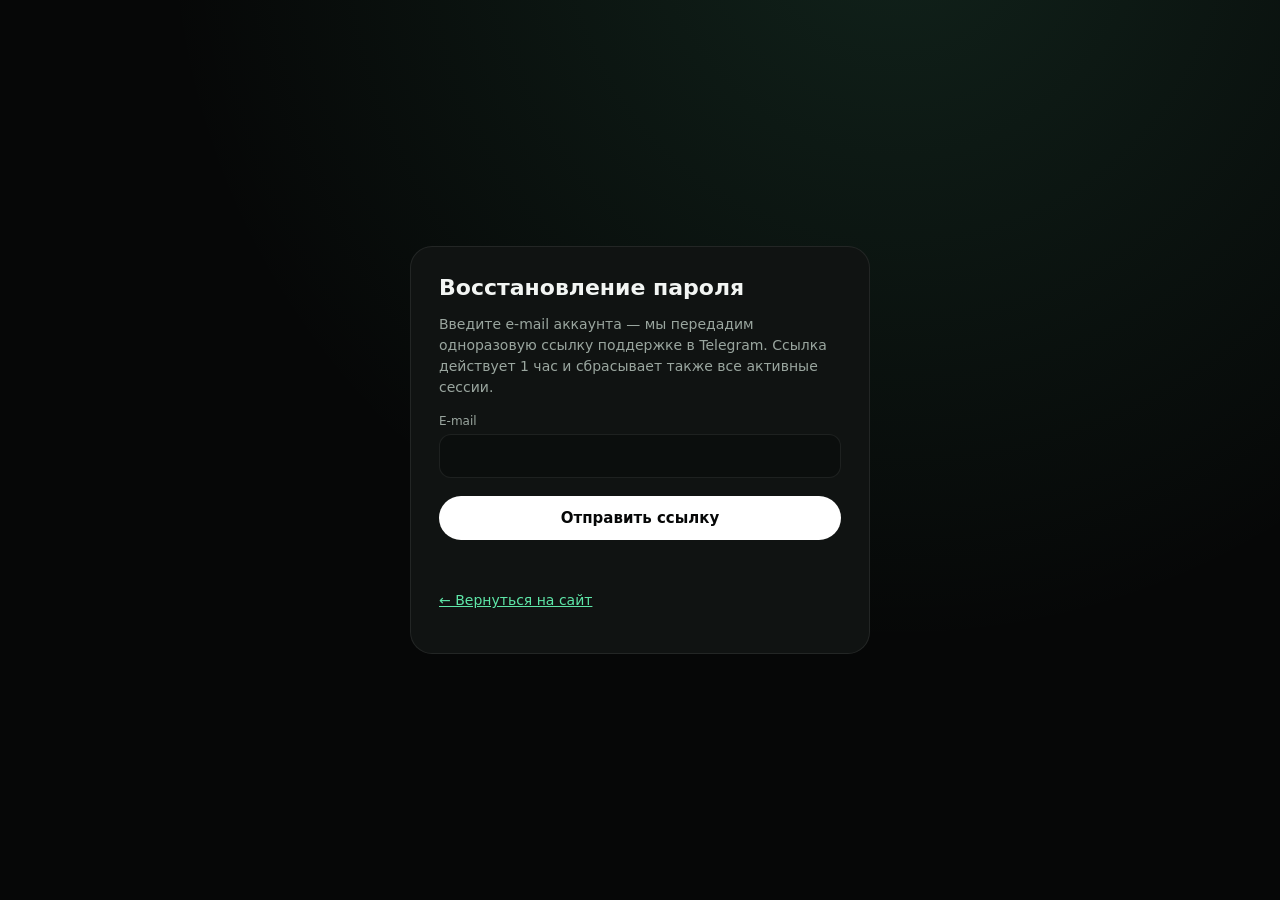
<file: portal/static/reset.html>
<!DOCTYPE html>
<html lang="ru">
<head>
<meta charset="UTF-8">
<meta name="viewport" content="width=device-width, initial-scale=1.0">
<title>Сброс пароля — TradeVision</title>
<link rel="icon" type="image/png" href="/static/img/logo.png">
<style>
:root{color-scheme:dark;--bg:#060707;--card:#101312;--line:rgba(255,255,255,.08);--tx:#f2f5f3;--mut:#9aa69f;--ok:#5ee6a8;--bad:#ff6b7a}
*{box-sizing:border-box;font-family:'Inter','Segoe UI',system-ui,Arial,sans-serif}
body{background:radial-gradient(circle at 70% -10%,rgba(94,230,168,.12),transparent 55%),var(--bg);
     color:var(--tx);display:flex;align-items:center;justify-content:center;min-height:100vh;margin:0;padding:24px}
.card{background:var(--card);border:1px solid var(--line);border-radius:22px;padding:28px;max-width:460px;width:100%}
h1{font-size:22px;margin:0 0 8px}
p{color:var(--mut);font-size:14px;line-height:1.5}
label{display:block;font-size:12px;color:var(--mut);margin:16px 0 6px}
input{width:100%;padding:12px 14px;border-radius:12px;border:1px solid var(--line);background:#0b0e0d;color:var(--tx);font-size:15px}
input:focus{outline:1px solid var(--ok)}
button{margin-top:18px;width:100%;padding:13px;border-radius:999px;border:0;background:#fff;color:#060707;font-weight:700;cursor:pointer;font-size:15px}
button:disabled{opacity:.6;cursor:default}
.msg{margin-top:14px;font-size:13px;min-height:18px}
.ok{color:var(--ok)}.bad{color:var(--bad)}
a{color:var(--ok)}
</style>
</head>
<body>
<div class="card">
  <h1 id="h">Восстановление пароля</h1>
  <p id="lead">Введите e-mail аккаунта — мы передадим одноразовую ссылку поддержке в Telegram.
     Ссылка действует 1 час и сбрасывает также все активные сессии.</p>

  <form id="reqForm" onsubmit="return requestReset(event)">
    <label for="em">E-mail</label>
    <input id="em" type="email" autocomplete="email" required>
    <button type="submit" id="reqBtn">Отправить ссылку</button>
  </form>

  <form id="setForm" hidden onsubmit="return confirmReset(event)">
    <label for="pw">Новый пароль (минимум 8 символов)</label>
    <input id="pw" type="password" autocomplete="new-password" minlength="8" required>
    <label for="pw2">Повторите пароль</label>
    <input id="pw2" type="password" autocomplete="new-password" minlength="8" required>
    <button type="submit" id="setBtn">Сохранить новый пароль</button>
  </form>

  <div class="msg" id="msg"></div>
  <p style="margin-top:18px"><a href="/">← Вернуться на сайт</a></p>
</div>
<script>
const $=id=>document.getElementById(id);
const TOKEN=new URLSearchParams(location.search).get('token')||'';
function msg(t,cls){$('msg').textContent=t;$('msg').className='msg '+(cls||'');}
if(TOKEN){
  $('reqForm').hidden=true;$('setForm').hidden=false;
  $('h').textContent='Новый пароль';
  $('lead').textContent='Ссылка одноразовая. После сохранения все старые сессии будут завершены.';
}
async function requestReset(e){
  e.preventDefault();$('reqBtn').disabled=true;
  const r=await fetch('/api/auth/reset/request',{method:'POST',headers:{'Content-Type':'application/json'},
      body:JSON.stringify({email:$('em').value})});
  const d=await r.json().catch(()=>({}));
  $('reqBtn').disabled=false;
  if(r.status===429){msg('Слишком много запросов. Повторите через '+((d.retry_after||60))+' с.','bad');return false;}
  msg(r.ok?'Готово. Если аккаунт существует, ссылка ушла поддержке — проверьте Telegram.'
          :('Ошибка: '+(d.detail||'неизвестная')),r.ok?'ok':'bad');
  return false;
}
async function confirmReset(e){
  e.preventDefault();
  if($('pw').value!==$('pw2').value){msg('Пароли не совпадают','bad');return false;}
  $('setBtn').disabled=true;
  const r=await fetch('/api/auth/reset/confirm',{method:'POST',headers:{'Content-Type':'application/json'},
      body:JSON.stringify({token:TOKEN,password:$('pw').value})});
  const d=await r.json().catch(()=>({}));
  $('setBtn').disabled=false;
  if(r.ok){msg('Пароль обновлён. Перенаправляем на вход…','ok');setTimeout(()=>location='/',1600);}
  else msg('Не получилось: '+(d.detail==='invalid_token'?'ссылка неверна или истекла':(d.detail||'ошибка')),'bad');
  return false;
}
</script>
</body>
</html>
</file>
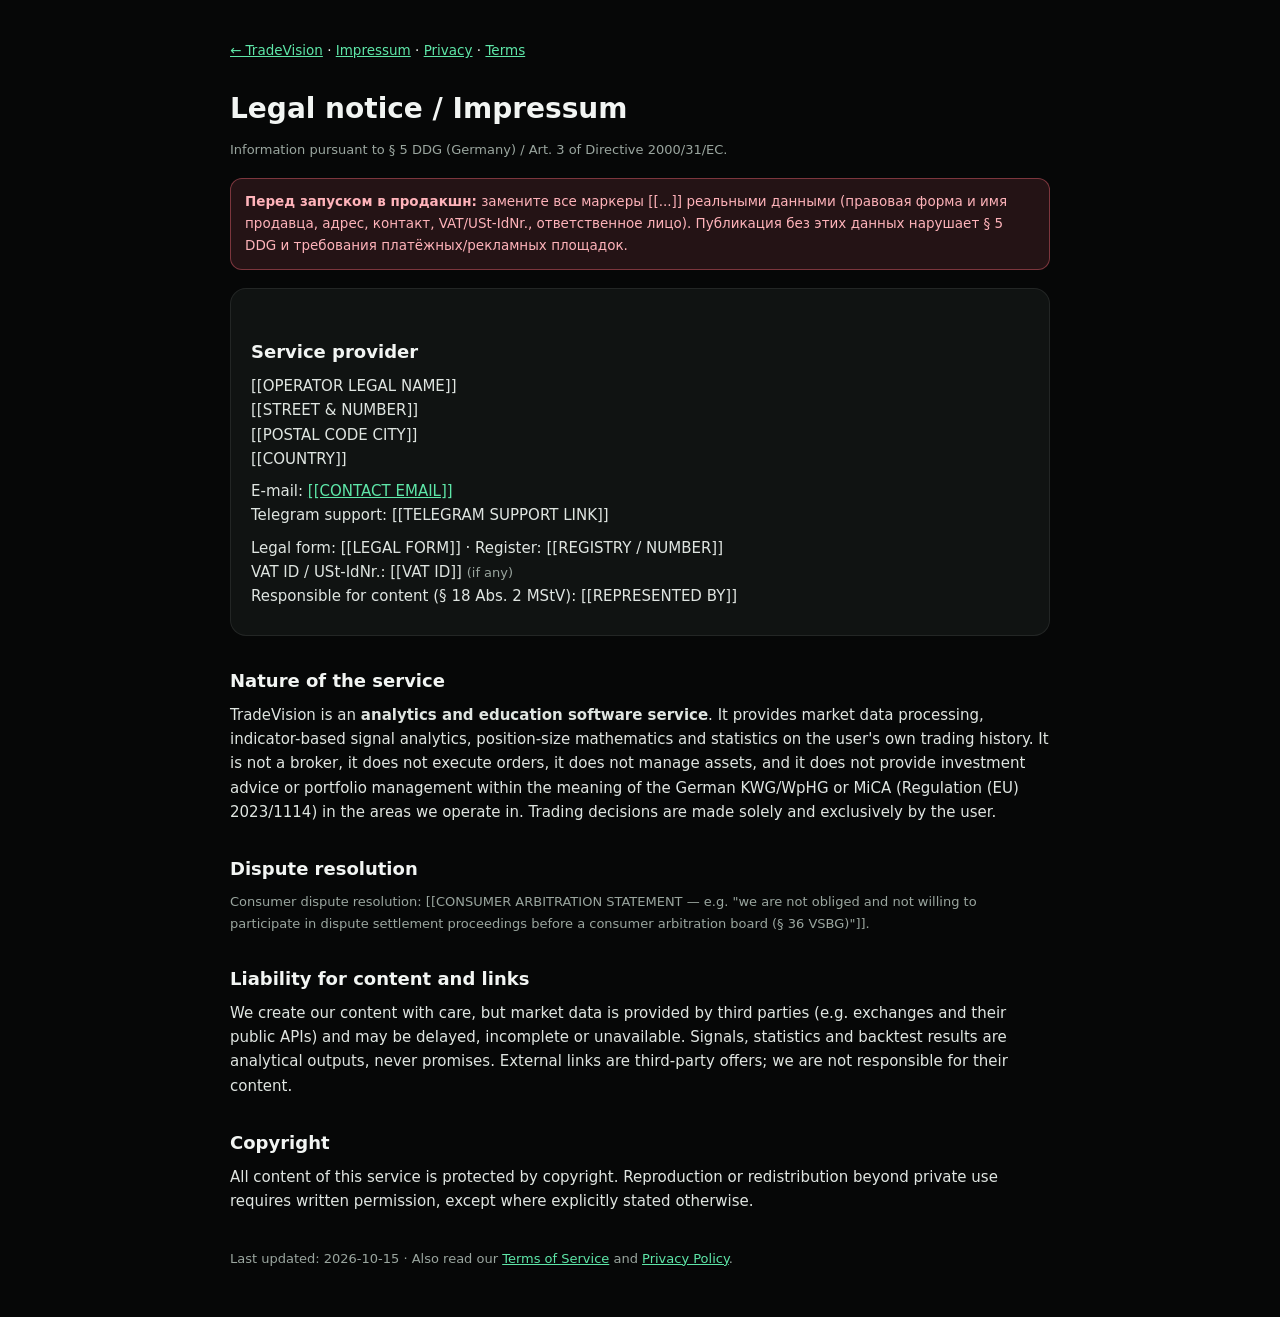
<file: portal/static/legal/imprint.html>
<!DOCTYPE html>
<html lang="en">
<head>
<meta charset="UTF-8">
<meta name="viewport" content="width=device-width, initial-scale=1.0">
<title>Legal notice (Impressum) — TradeVision</title>
<link rel="icon" type="image/png" href="/static/img/logo.png">
<style>
:root{color-scheme:dark;--bg:#060707;--card:#101312;--line:rgba(255,255,255,.08);--tx:#f2f5f3;--mut:#9aa69f;--ok:#5ee6a8}
*{box-sizing:border-box;font-family:'Inter','Segoe UI',system-ui,Arial,sans-serif}
body{background:var(--bg);color:var(--tx);margin:0;padding:40px 20px;line-height:1.62}
.wrap{max-width:820px;margin:0 auto}
a{color:var(--ok)}
h1{font-size:28px;margin:0 0 6px}h2{font-size:18px;margin:30px 0 8px}
p,li{color:#dfe5e1;font-size:15px;margin:8px 0}
.mut{color:var(--mut);font-size:13px}
.todo{background:rgba(255,107,122,.12);border:1px solid rgba(255,107,122,.4);color:#ffb3ba;
      border-radius:12px;padding:12px 14px;font-size:13.5px;margin:18px 0}
.card{background:var(--card);border:1px solid var(--line);border-radius:16px;padding:18px 20px;margin:16px 0}
nav{margin-bottom:24px;font-size:13.5px}
</style>
</head>
<body>
<div class="wrap">
  <nav><a href="/">← TradeVision</a> · <a href="/legal/imprint.html">Impressum</a> ·
       <a href="/legal/privacy.html">Privacy</a> · <a href="/legal/terms.html">Terms</a></nav>

  <h1>Legal notice / Impressum</h1>
  <p class="mut">Information pursuant to § 5 DDG (Germany) / Art. 3 of Directive 2000/31/EC.</p>

  <!-- ВНИМАНИЕ: заполните поля ниже перед публикацией. Пока в файле стоят маркеры [[...]],
       страница считается черновиком и не закрывает обязанность раскрытия данных продавца. -->
  <div class="todo" id="fillme">
    <b>Перед запуском в продакшн:</b> замените все маркеры <code>[[...]]</code> реальными данными
    (правовая форма и имя продавца, адрес, контакт, VAT/USt-IdNr., ответственное лицо).
    Публикация без этих данных нарушает § 5 DDG и требования платёжных/рекламных площадок.
  </div>

  <div class="card">
    <h2>Service provider</h2>
    <p>[[OPERATOR LEGAL NAME]]<br>
       [[STREET &amp; NUMBER]]<br>
       [[POSTAL CODE CITY]]<br>
       [[COUNTRY]]</p>
    <p>E-mail: <a href="mailto:[[CONTACT EMAIL]]">[[CONTACT EMAIL]]</a><br>
       Telegram support: [[TELEGRAM SUPPORT LINK]]</p>
    <p>Legal form: [[LEGAL FORM]] · Register: [[REGISTRY / NUMBER]]<br>
       VAT ID / USt-IdNr.: [[VAT ID]] <span class="mut">(if any)</span><br>
       Responsible for content (§ 18 Abs. 2 MStV): [[REPRESENTED BY]]</p>
  </div>

  <h2>Nature of the service</h2>
  <p>TradeVision is an <b>analytics and education software service</b>. It provides market data processing,
     indicator-based signal analytics, position-size mathematics and statistics on the user's own trading
     history. It is not a broker, it does not execute orders, it does not manage assets, and it does not
     provide investment advice or portfolio management within the meaning of the German KWG/WpHG or MiCA
     (Regulation (EU) 2023/1114) in the areas we operate in. Trading decisions are made solely and
     exclusively by the user.</p>

  <h2>Dispute resolution</h2>
  <p class="mut">Consumer dispute resolution: [[CONSUMER ARBITRATION STATEMENT — e.g. "we are not obliged and
     not willing to participate in dispute settlement proceedings before a consumer arbitration board (§ 36 VSBG)"]].</p>

  <h2>Liability for content and links</h2>
  <p>We create our content with care, but market data is provided by third parties (e.g. exchanges and their
     public APIs) and may be delayed, incomplete or unavailable. Signals, statistics and backtest results are
     analytical outputs, never promises. External links are third-party offers; we are not responsible for
     their content.</p>

  <h2>Copyright</h2>
  <p>All content of this service is protected by copyright. Reproduction or redistribution beyond private use
     requires written permission, except where explicitly stated otherwise.</p>

  <p class="mut" style="margin-top:34px">Last updated: 2026-10-15 · Also read our
     <a href="/legal/terms.html">Terms of Service</a> and <a href="/legal/privacy.html">Privacy Policy</a>.</p>
</div>
</body>
</html>
</file>
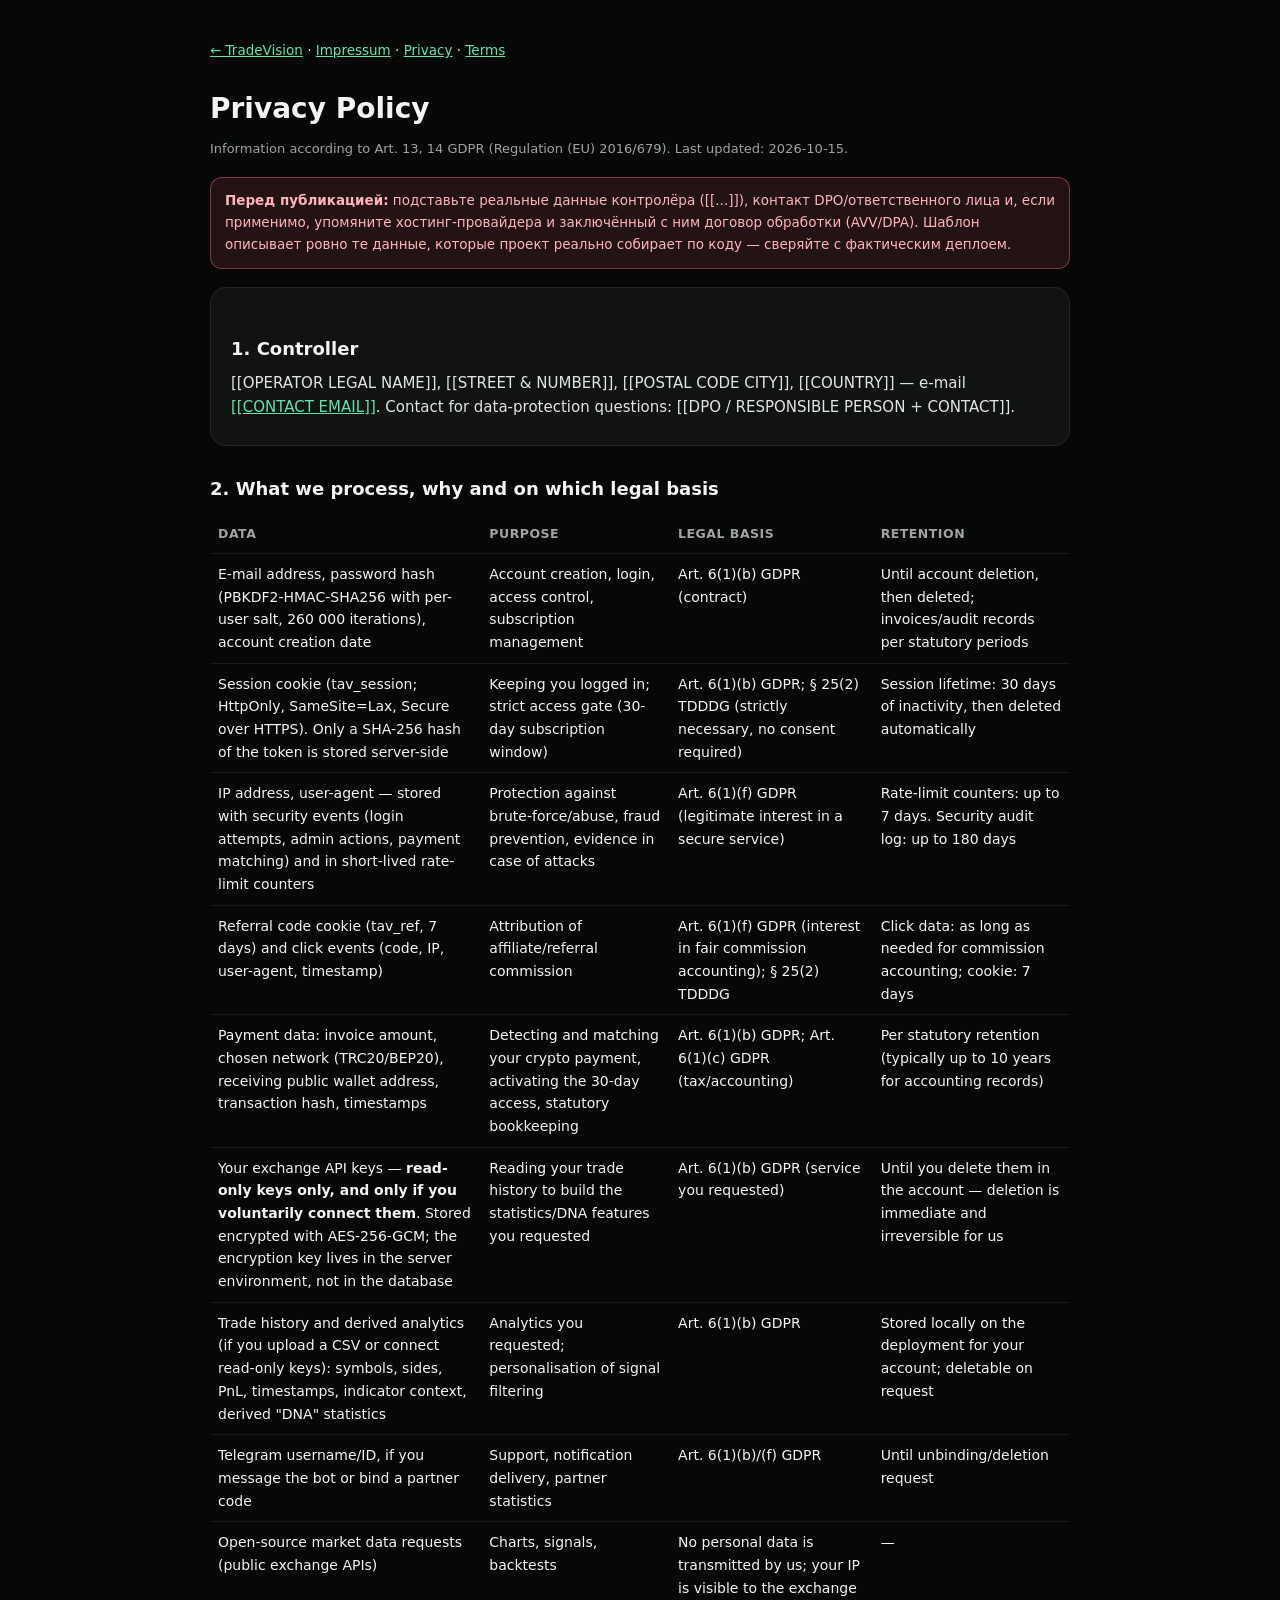
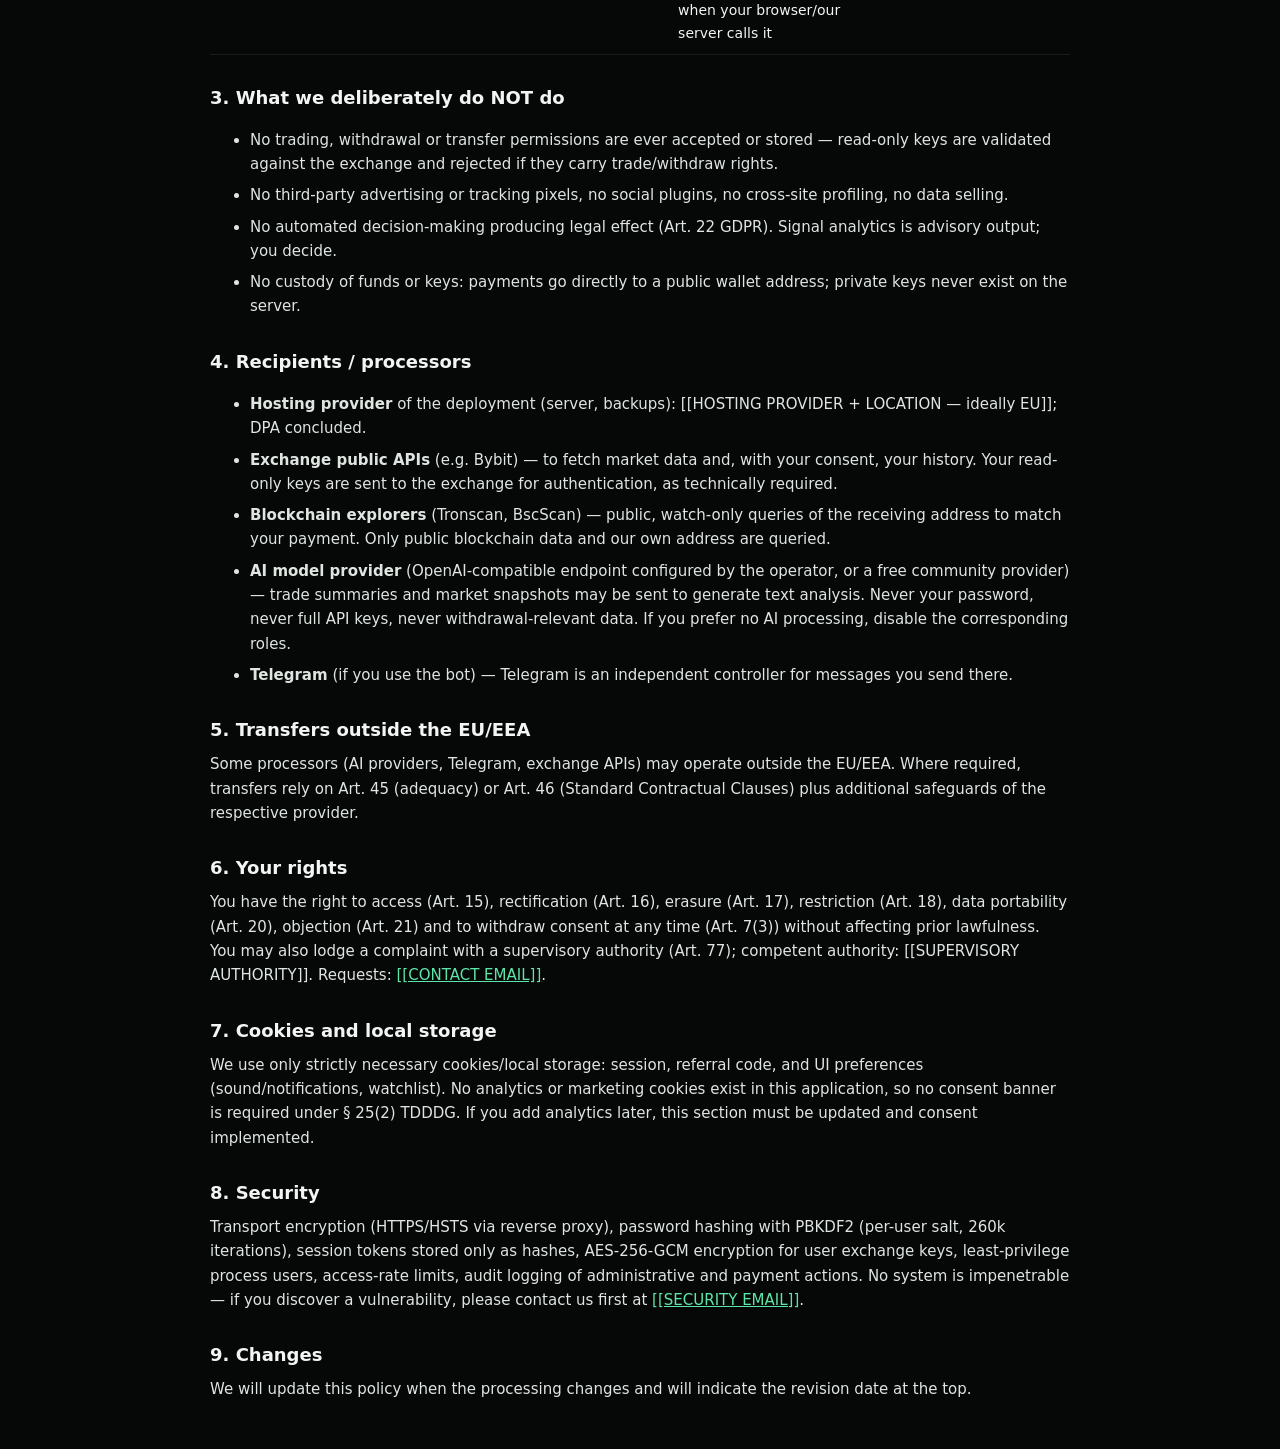
<file: portal/static/legal/privacy.html>
<!DOCTYPE html>
<html lang="en">
<head>
<meta charset="UTF-8">
<meta name="viewport" content="width=device-width, initial-scale=1.0">
<title>Privacy Policy — TradeVision</title>
<link rel="icon" type="image/png" href="/static/img/logo.png">
<style>
:root{color-scheme:dark;--bg:#060707;--card:#101312;--line:rgba(255,255,255,.08);--tx:#f2f5f3;--mut:#9aa69f;--ok:#5ee6a8}
*{box-sizing:border-box;font-family:'Inter','Segoe UI',system-ui,Arial,sans-serif}
body{background:var(--bg);color:var(--tx);margin:0;padding:40px 20px;line-height:1.62}
.wrap{max-width:860px;margin:0 auto}
a{color:var(--ok)}
h1{font-size:28px;margin:0 0 6px}h2{font-size:18px;margin:28px 0 8px}
p,li{color:#dfe5e1;font-size:15px;margin:7px 0}
.mut{color:var(--mut);font-size:13px}
.todo{background:rgba(255,107,122,.12);border:1px solid rgba(255,107,122,.4);color:#ffb3ba;
      border-radius:12px;padding:12px 14px;font-size:13.5px;margin:18px 0}
.card{background:var(--card);border:1px solid var(--line);border-radius:16px;padding:18px 20px;margin:16px 0}
table{width:100%;border-collapse:collapse;margin:12px 0;font-size:14px}
th,td{border-bottom:1px solid var(--line);padding:9px 8px;text-align:left;vertical-align:top}
th{color:var(--mut);font-weight:600;font-size:12.5px;text-transform:uppercase;letter-spacing:.04em}
nav{margin-bottom:24px;font-size:13.5px}
</style>
</head>
<body>
<div class="wrap">
  <nav><a href="/">← TradeVision</a> · <a href="/legal/imprint.html">Impressum</a> ·
       <a href="/legal/privacy.html">Privacy</a> · <a href="/legal/terms.html">Terms</a></nav>

  <h1>Privacy Policy</h1>
  <p class="mut">Information according to Art. 13, 14 GDPR (Regulation (EU) 2016/679). Last updated: 2026-10-15.</p>

  <div class="todo" id="fillme">
    <b>Перед публикацией:</b> подставьте реальные данные контролёра (<code>[[...]]</code>), контакт DPO/ответственного
    лица и, если применимо, упомяните хостинг-провайдера и заключённый с ним договор обработки (AVV/DPA).
    Шаблон описывает ровно те данные, которые проект реально собирает по коду — сверяйте с фактическим деплоем.
  </div>

  <div class="card">
    <h2>1. Controller</h2>
    <p>[[OPERATOR LEGAL NAME]], [[STREET &amp; NUMBER]], [[POSTAL CODE CITY]], [[COUNTRY]] —
       e-mail <a href="mailto:[[CONTACT EMAIL]]">[[CONTACT EMAIL]]</a>. Contact for data-protection questions:
       [[DPO / RESPONSIBLE PERSON + CONTACT]].</p>
  </div>

  <h2>2. What we process, why and on which legal basis</h2>
  <table>
    <tr><th>Data</th><th>Purpose</th><th>Legal basis</th><th>Retention</th></tr>
    <tr>
      <td>E-mail address, password hash (PBKDF2-HMAC-SHA256 with per-user salt, 260 000 iterations), account creation date</td>
      <td>Account creation, login, access control, subscription management</td>
      <td>Art. 6(1)(b) GDPR (contract)</td>
      <td>Until account deletion, then deleted; invoices/audit records per statutory periods</td>
    </tr>
    <tr>
      <td>Session cookie (<code>tav_session</code>; HttpOnly, SameSite=Lax, Secure over HTTPS). Only a SHA-256 hash of the token is stored server-side</td>
      <td>Keeping you logged in; strict access gate (30-day subscription window)</td>
      <td>Art. 6(1)(b) GDPR; § 25(2) TDDDG (strictly necessary, no consent required)</td>
      <td>Session lifetime: 30 days of inactivity, then deleted automatically</td>
    </tr>
    <tr>
      <td>IP address, user-agent — stored with security events (login attempts, admin actions, payment matching) and in short-lived rate-limit counters</td>
      <td>Protection against brute-force/abuse, fraud prevention, evidence in case of attacks</td>
      <td>Art. 6(1)(f) GDPR (legitimate interest in a secure service)</td>
      <td>Rate-limit counters: up to 7 days. Security audit log: up to 180 days</td>
    </tr>
    <tr>
      <td>Referral code cookie (<code>tav_ref</code>, 7 days) and click events (code, IP, user-agent, timestamp)</td>
      <td>Attribution of affiliate/referral commission</td>
      <td>Art. 6(1)(f) GDPR (interest in fair commission accounting); § 25(2) TDDDG</td>
      <td>Click data: as long as needed for commission accounting; cookie: 7 days</td>
    </tr>
    <tr>
      <td>Payment data: invoice amount, chosen network (TRC20/BEP20), receiving public wallet address, transaction hash, timestamps</td>
      <td>Detecting and matching your crypto payment, activating the 30-day access, statutory bookkeeping</td>
      <td>Art. 6(1)(b) GDPR; Art. 6(1)(c) GDPR (tax/accounting)</td>
      <td>Per statutory retention (typically up to 10 years for accounting records)</td>
    </tr>
    <tr>
      <td>Your exchange API keys — <b>read-only keys only, and only if you voluntarily connect them</b>. Stored encrypted with AES-256-GCM; the encryption key lives in the server environment, not in the database</td>
      <td>Reading your trade history to build the statistics/DNA features you requested</td>
      <td>Art. 6(1)(b) GDPR (service you requested)</td>
      <td>Until you delete them in the account — deletion is immediate and irreversible for us</td>
    </tr>
    <tr>
      <td>Trade history and derived analytics (if you upload a CSV or connect read-only keys): symbols, sides, PnL, timestamps, indicator context, derived "DNA" statistics</td>
      <td>Analytics you requested; personalisation of signal filtering</td>
      <td>Art. 6(1)(b) GDPR</td>
      <td>Stored locally on the deployment for your account; deletable on request</td>
    </tr>
    <tr>
      <td>Telegram username/ID, if you message the bot or bind a partner code</td>
      <td>Support, notification delivery, partner statistics</td>
      <td>Art. 6(1)(b)/(f) GDPR</td>
      <td>Until unbinding/deletion request</td>
    </tr>
    <tr>
      <td>Open-source market data requests (public exchange APIs)</td>
      <td>Charts, signals, backtests</td>
      <td>No personal data is transmitted by us; your IP is visible to the exchange when your browser/our server calls it</td>
      <td>—</td>
    </tr>
  </table>

  <h2>3. What we deliberately do NOT do</h2>
  <ul>
    <li>No trading, withdrawal or transfer permissions are ever accepted or stored — read-only keys are validated
        against the exchange and rejected if they carry trade/withdraw rights.</li>
    <li>No third-party advertising or tracking pixels, no social plugins, no cross-site profiling, no data selling.</li>
    <li>No automated decision-making producing legal effect (Art. 22 GDPR). Signal analytics is advisory output; you decide.</li>
    <li>No custody of funds or keys: payments go directly to a public wallet address; private keys never exist on the server.</li>
  </ul>

  <h2>4. Recipients / processors</h2>
  <ul>
    <li><b>Hosting provider</b> of the deployment (server, backups): [[HOSTING PROVIDER + LOCATION — ideally EU]]; DPA concluded.</li>
    <li><b>Exchange public APIs</b> (e.g. Bybit) — to fetch market data and, with your consent, your history. Your read-only keys are sent to the exchange for authentication, as technically required.</li>
    <li><b>Blockchain explorers</b> (Tronscan, BscScan) — public, watch-only queries of the receiving address to match your payment. Only public blockchain data and our own address are queried.</li>
    <li><b>AI model provider</b> (OpenAI-compatible endpoint configured by the operator, or a free community provider) — trade summaries and market snapshots may be sent to generate text analysis. Never your password, never full API keys, never withdrawal-relevant data. If you prefer no AI processing, disable the corresponding roles.</li>
    <li><b>Telegram</b> (if you use the bot) — Telegram is an independent controller for messages you send there.</li>
  </ul>

  <h2>5. Transfers outside the EU/EEA</h2>
  <p>Some processors (AI providers, Telegram, exchange APIs) may operate outside the EU/EEA. Where required, transfers rely on
     Art. 45 (adequacy) or Art. 46 (Standard Contractual Clauses) plus additional safeguards of the respective provider.</p>

  <h2>6. Your rights</h2>
  <p>You have the right to access (Art. 15), rectification (Art. 16), erasure (Art. 17), restriction (Art. 18),
     data portability (Art. 20), objection (Art. 21) and to withdraw consent at any time (Art. 7(3)) without affecting
     prior lawfulness. You may also lodge a complaint with a supervisory authority (Art. 77); competent authority:
     [[SUPERVISORY AUTHORITY]]. Requests: <a href="mailto:[[CONTACT EMAIL]]">[[CONTACT EMAIL]]</a>.</p>

  <h2>7. Cookies and local storage</h2>
  <p>We use only strictly necessary cookies/local storage: session, referral code, and UI preferences (sound/notifications,
     watchlist). No analytics or marketing cookies exist in this application, so no consent banner is required under
     § 25(2) TDDDG. If you add analytics later, this section must be updated and consent implemented.</p>

  <h2>8. Security</h2>
  <p>Transport encryption (HTTPS/HSTS via reverse proxy), password hashing with PBKDF2 (per-user salt, 260k iterations),
     session tokens stored only as hashes, AES-256-GCM encryption for user exchange keys, least-privilege process users,
     access-rate limits, audit logging of administrative and payment actions. No system is impenetrable — if you discover a
     vulnerability, please contact us first at <a href="mailto:[[SECURITY EMAIL]]">[[SECURITY EMAIL]]</a>.</p>

  <h2>9. Changes</h2>
  <p>We will update this policy when the processing changes and will indicate the revision date at the top.</p>
</div>
</body>
</html>
</file>
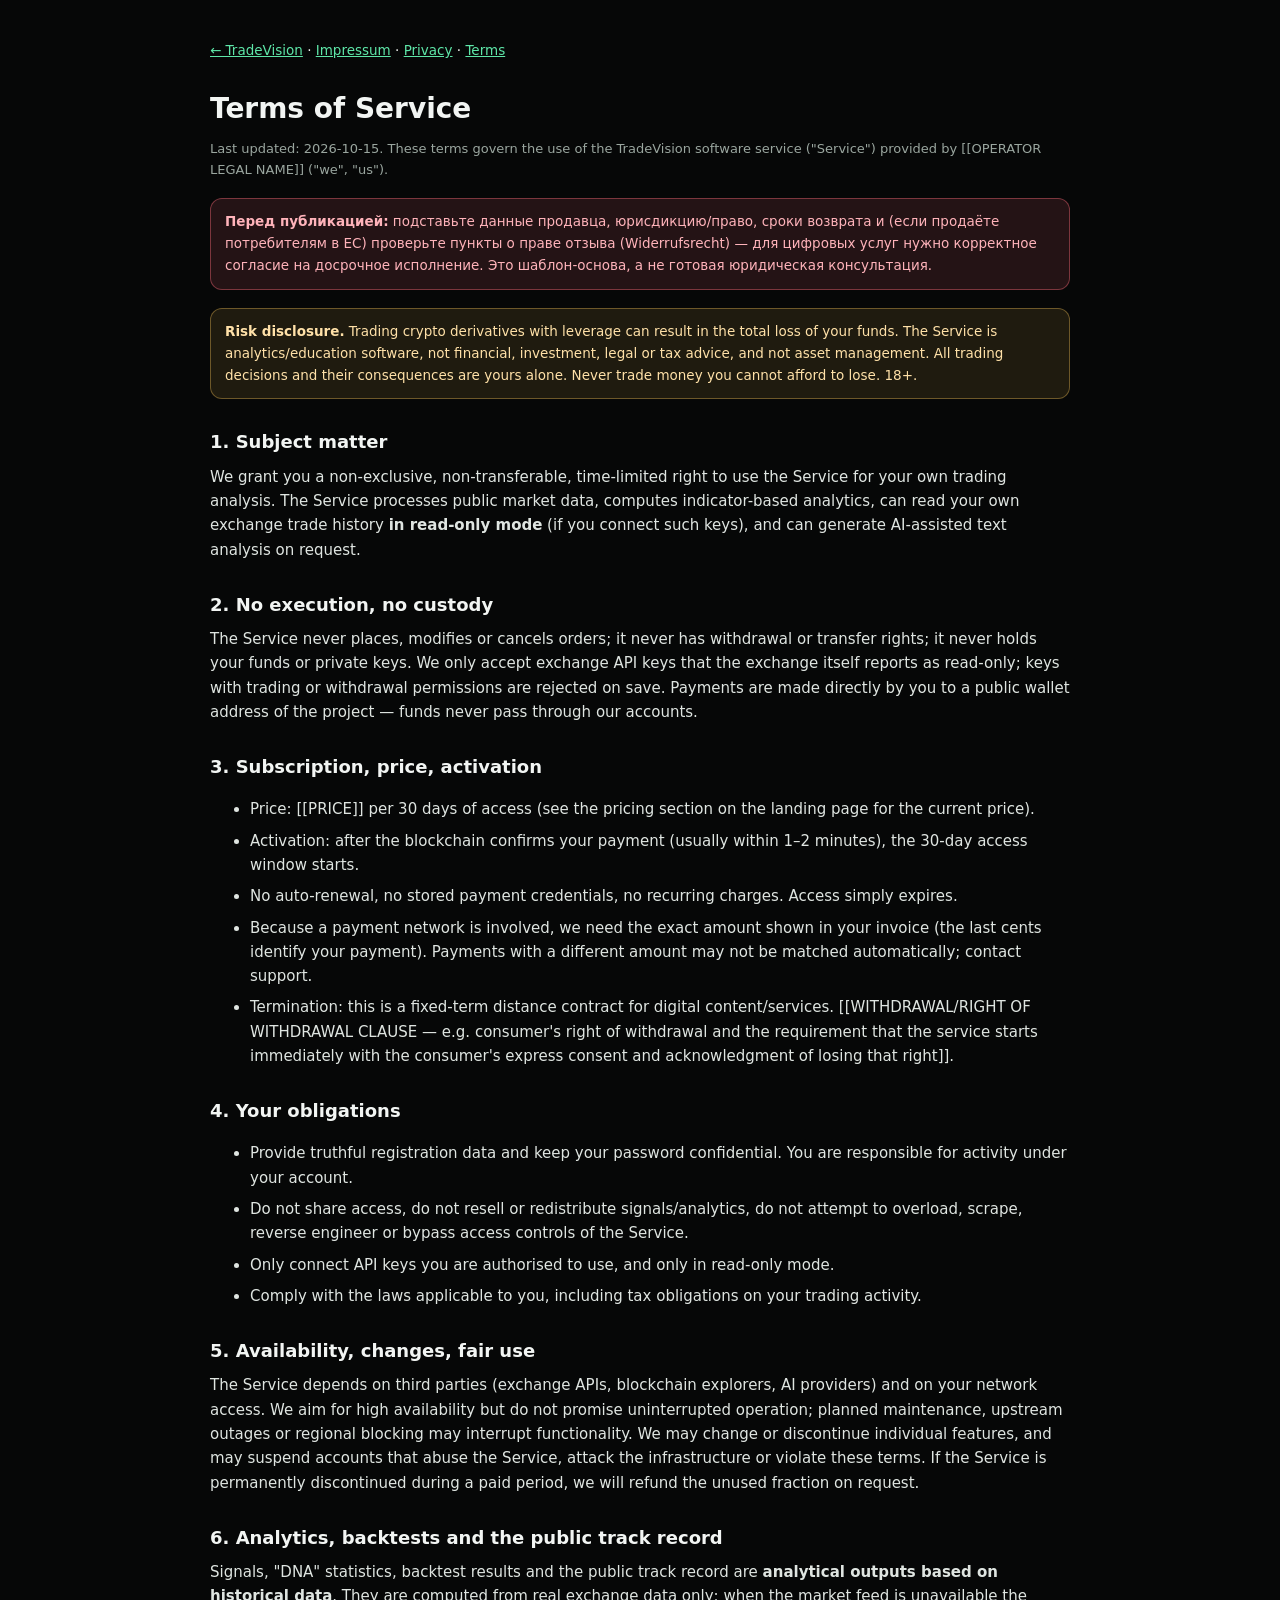
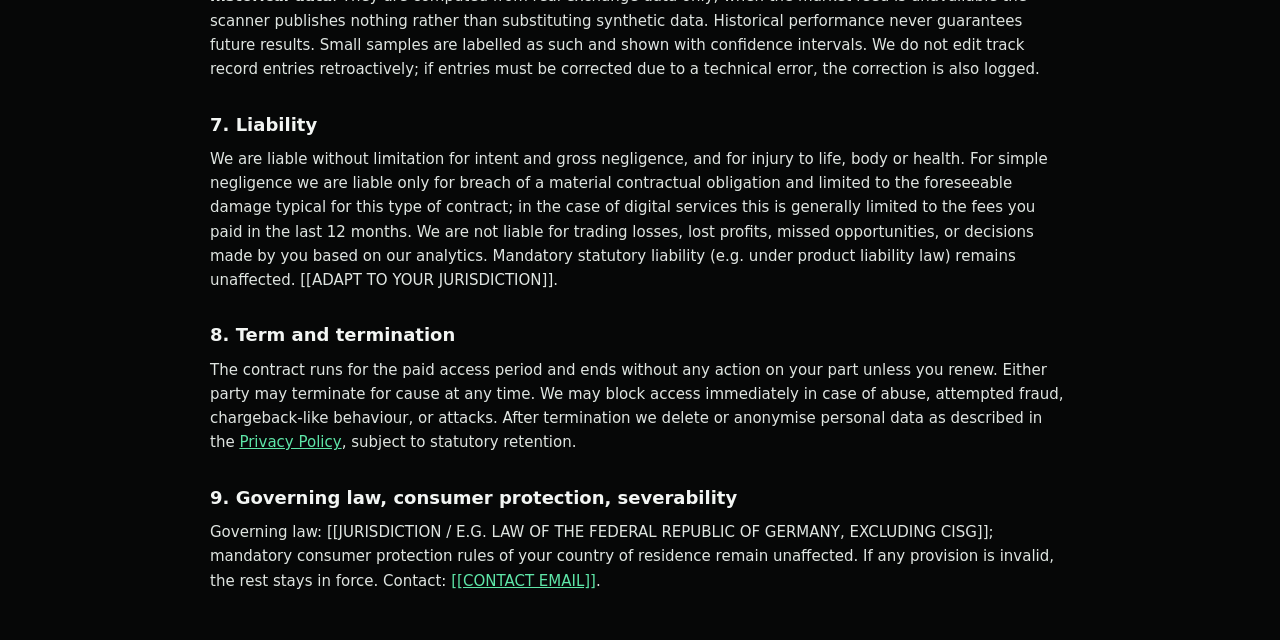
<file: portal/static/legal/terms.html>
<!DOCTYPE html>
<html lang="en">
<head>
<meta charset="UTF-8">
<meta name="viewport" content="width=device-width, initial-scale=1.0">
<title>Terms of Service — TradeVision</title>
<link rel="icon" type="image/png" href="/static/img/logo.png">
<style>
:root{color-scheme:dark;--bg:#060707;--card:#101312;--line:rgba(255,255,255,.08);--tx:#f2f5f3;--mut:#9aa69f;--ok:#5ee6a8}
*{box-sizing:border-box;font-family:'Inter','Segoe UI',system-ui,Arial,sans-serif}
body{background:var(--bg);color:var(--tx);margin:0;padding:40px 20px;line-height:1.62}
.wrap{max-width:860px;margin:0 auto}
a{color:var(--ok)}
h1{font-size:28px;margin:0 0 6px}h2{font-size:18px;margin:28px 0 8px}
p,li{color:#dfe5e1;font-size:15px;margin:7px 0}
.mut{color:var(--mut);font-size:13px}
.todo{background:rgba(255,107,122,.12);border:1px solid rgba(255,107,122,.4);color:#ffb3ba;
      border-radius:12px;padding:12px 14px;font-size:13.5px;margin:18px 0}
.warn{background:rgba(255,200,90,.10);border:1px solid rgba(255,200,90,.35);color:#ffe1a8;
      border-radius:12px;padding:12px 14px;font-size:13.5px;margin:18px 0}
.card{background:var(--card);border:1px solid var(--line);border-radius:16px;padding:18px 20px;margin:16px 0}
nav{margin-bottom:24px;font-size:13.5px}
</style>
</head>
<body>
<div class="wrap">
  <nav><a href="/">← TradeVision</a> · <a href="/legal/imprint.html">Impressum</a> ·
       <a href="/legal/privacy.html">Privacy</a> · <a href="/legal/terms.html">Terms</a></nav>

  <h1>Terms of Service</h1>
  <p class="mut">Last updated: 2026-10-15. These terms govern the use of the TradeVision software service ("Service")
     provided by [[OPERATOR LEGAL NAME]] ("we", "us").</p>

  <div class="todo" id="fillme">
    <b>Перед публикацией:</b> подставьте данные продавца, юрисдикцию/право, сроки возврата и (если продаёте
    потребителям в ЕС) проверьте пункты о праве отзыва (Widerrufsrecht) — для цифровых услуг нужно корректное
    согласие на досрочное исполнение. Это шаблон-основа, а не готовая юридическая консультация.
  </div>

  <div class="warn">
    <b>Risk disclosure.</b> Trading crypto derivatives with leverage can result in the total loss of your funds.
    The Service is analytics/education software, not financial, investment, legal or tax advice, and not asset
    management. All trading decisions and their consequences are yours alone. Never trade money you cannot afford to lose. 18+.
  </div>

  <h2>1. Subject matter</h2>
  <p>We grant you a non-exclusive, non-transferable, time-limited right to use the Service for your own trading
     analysis. The Service processes public market data, computes indicator-based analytics, can read your own
     exchange trade history <b>in read-only mode</b> (if you connect such keys), and can generate AI-assisted text
     analysis on request.</p>

  <h2>2. No execution, no custody</h2>
  <p>The Service never places, modifies or cancels orders; it never has withdrawal or transfer rights; it never
     holds your funds or private keys. We only accept exchange API keys that the exchange itself reports as
     read-only; keys with trading or withdrawal permissions are rejected on save. Payments are made directly by
     you to a public wallet address of the project — funds never pass through our accounts.</p>

  <h2>3. Subscription, price, activation</h2>
  <ul>
    <li>Price: [[PRICE]] per 30 days of access (see the pricing section on the landing page for the current price).</li>
    <li>Activation: after the blockchain confirms your payment (usually within 1–2 minutes), the 30-day access window starts.</li>
    <li>No auto-renewal, no stored payment credentials, no recurring charges. Access simply expires.</li>
    <li>Because a payment network is involved, we need the exact amount shown in your invoice (the last cents identify
        your payment). Payments with a different amount may not be matched automatically; contact support.</li>
    <li>Termination: this is a fixed-term distance contract for digital content/services. [[WITHDRAWAL/RIGHT OF
        WITHDRAWAL CLAUSE — e.g. consumer's right of withdrawal and the requirement that the service starts
        immediately with the consumer's express consent and acknowledgment of losing that right]].</li>
  </ul>

  <h2>4. Your obligations</h2>
  <ul>
    <li>Provide truthful registration data and keep your password confidential. You are responsible for activity under your account.</li>
    <li>Do not share access, do not resell or redistribute signals/analytics, do not attempt to overload, scrape, reverse
        engineer or bypass access controls of the Service.</li>
    <li>Only connect API keys you are authorised to use, and only in read-only mode.</li>
    <li>Comply with the laws applicable to you, including tax obligations on your trading activity.</li>
  </ul>

  <h2>5. Availability, changes, fair use</h2>
  <p>The Service depends on third parties (exchange APIs, blockchain explorers, AI providers) and on your network
     access. We aim for high availability but do not promise uninterrupted operation; planned maintenance, upstream
     outages or regional blocking may interrupt functionality. We may change or discontinue individual features,
     and may suspend accounts that abuse the Service, attack the infrastructure or violate these terms. If the
     Service is permanently discontinued during a paid period, we will refund the unused fraction on request.</p>

  <h2>6. Analytics, backtests and the public track record</h2>
  <p>Signals, "DNA" statistics, backtest results and the public track record are <b>analytical outputs based on
     historical data</b>. They are computed from real exchange data only; when the market feed is unavailable the
     scanner publishes nothing rather than substituting synthetic data. Historical performance never guarantees
     future results. Small samples are labelled as such and shown with confidence intervals. We do not edit track
     record entries retroactively; if entries must be corrected due to a technical error, the correction is also
     logged.</p>

  <h2>7. Liability</h2>
  <p>We are liable without limitation for intent and gross negligence, and for injury to life, body or health.
     For simple negligence we are liable only for breach of a material contractual obligation and limited to the
     foreseeable damage typical for this type of contract; in the case of digital services this is generally
     limited to the fees you paid in the last 12 months. We are not liable for trading losses, lost profits,
     missed opportunities, or decisions made by you based on our analytics. Mandatory statutory liability
     (e.g. under product liability law) remains unaffected. [[ADAPT TO YOUR JURISDICTION]].</p>

  <h2>8. Term and termination</h2>
  <p>The contract runs for the paid access period and ends without any action on your part unless you renew. Either
     party may terminate for cause at any time. We may block access immediately in case of abuse, attempted fraud,
     chargeback-like behaviour, or attacks. After termination we delete or anonymise personal data as described in
     the <a href="/legal/privacy.html">Privacy Policy</a>, subject to statutory retention.</p>

  <h2>9. Governing law, consumer protection, severability</h2>
  <p>Governing law: [[JURISDICTION / E.G. LAW OF THE FEDERAL REPUBLIC OF GERMANY, EXCLUDING CISG]]; mandatory
     consumer protection rules of your country of residence remain unaffected. If any provision is invalid, the
     rest stays in force. Contact: <a href="mailto:[[CONTACT EMAIL]]">[[CONTACT EMAIL]]</a>.</p>
</div>
</body>
</html>
</file>
